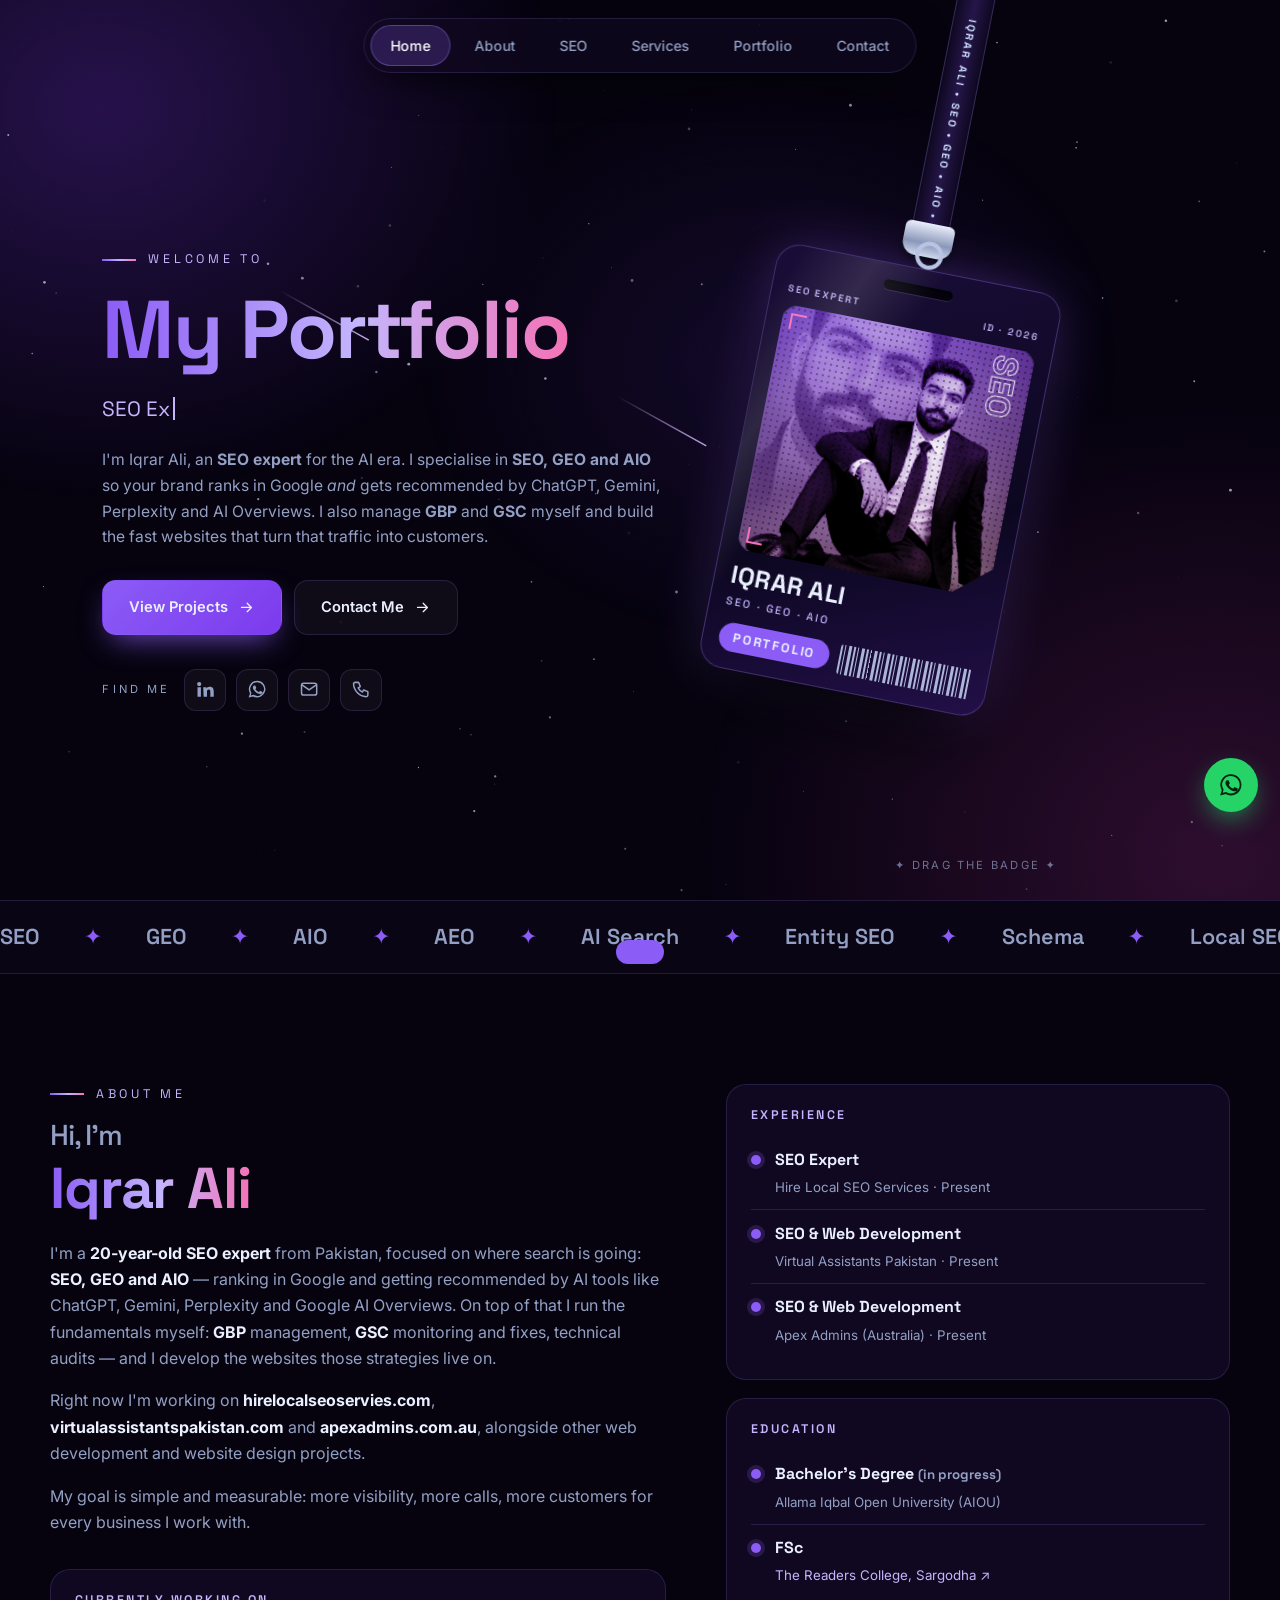
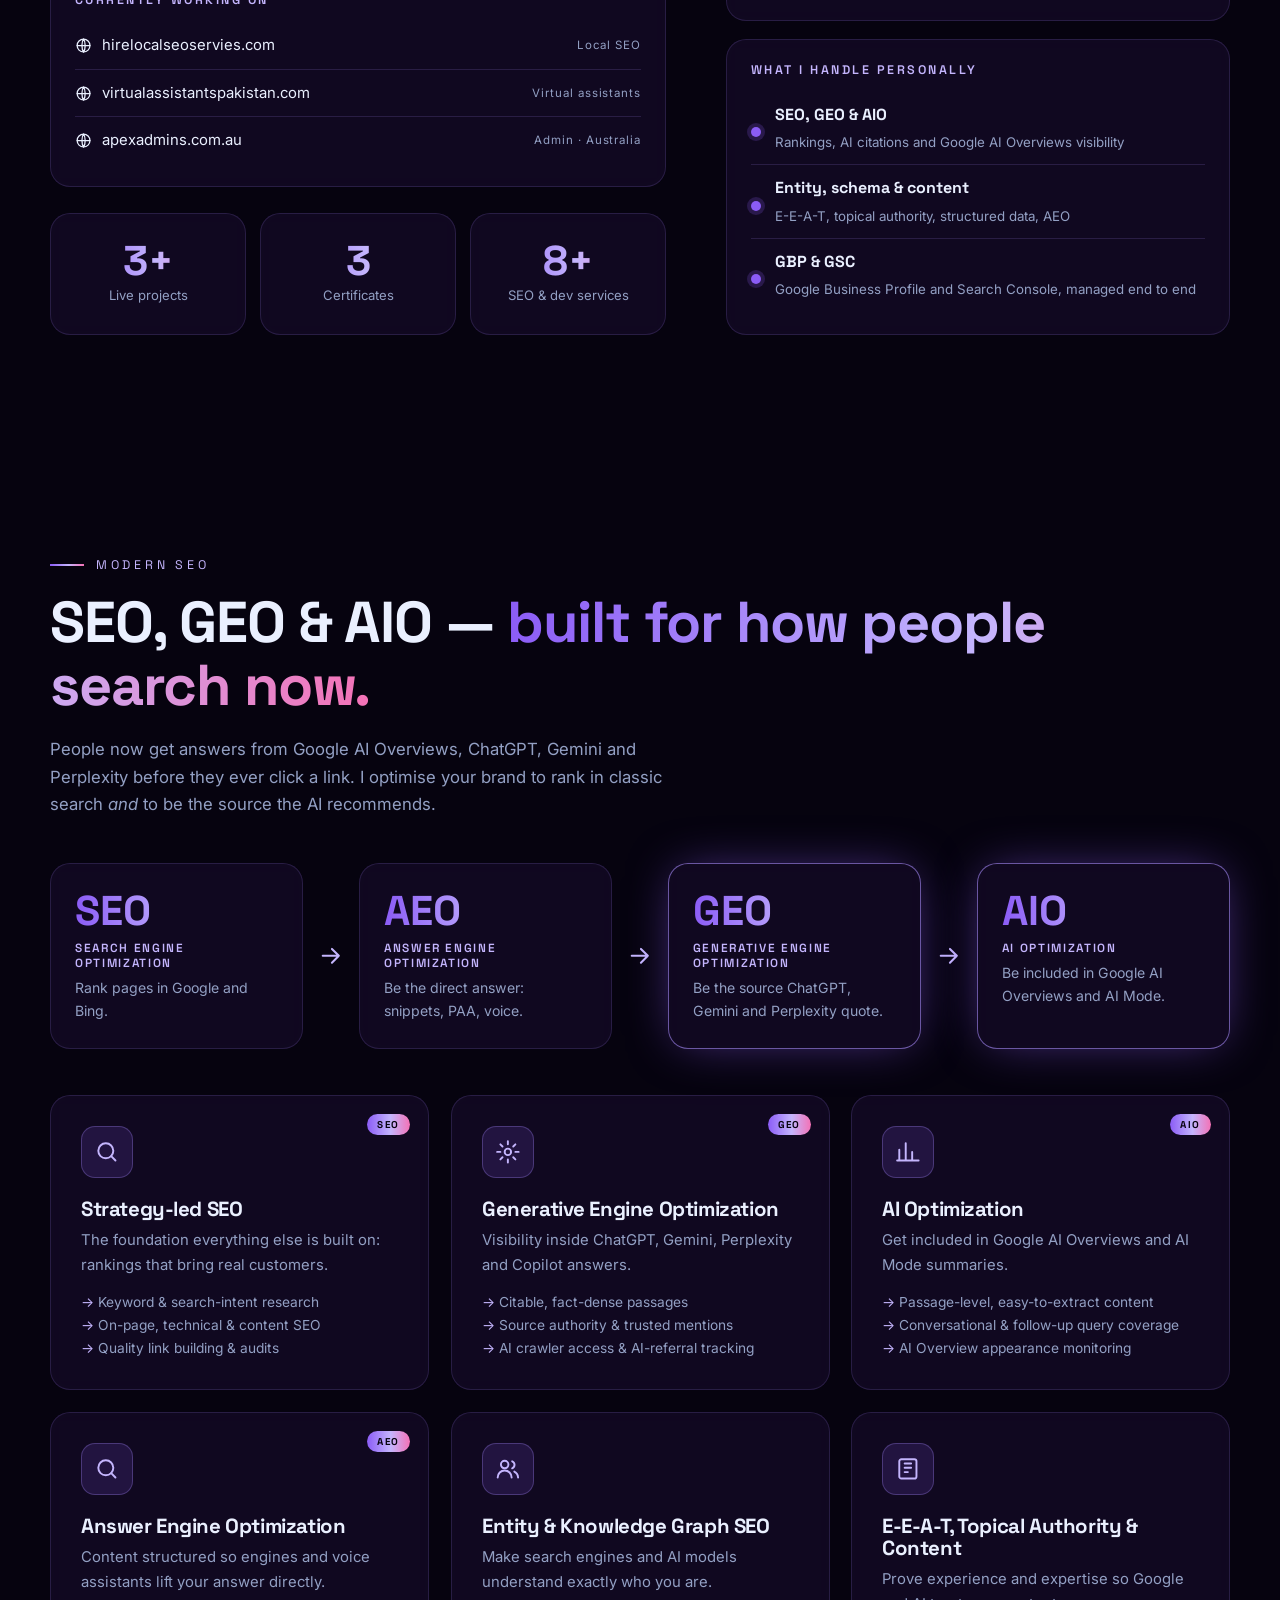
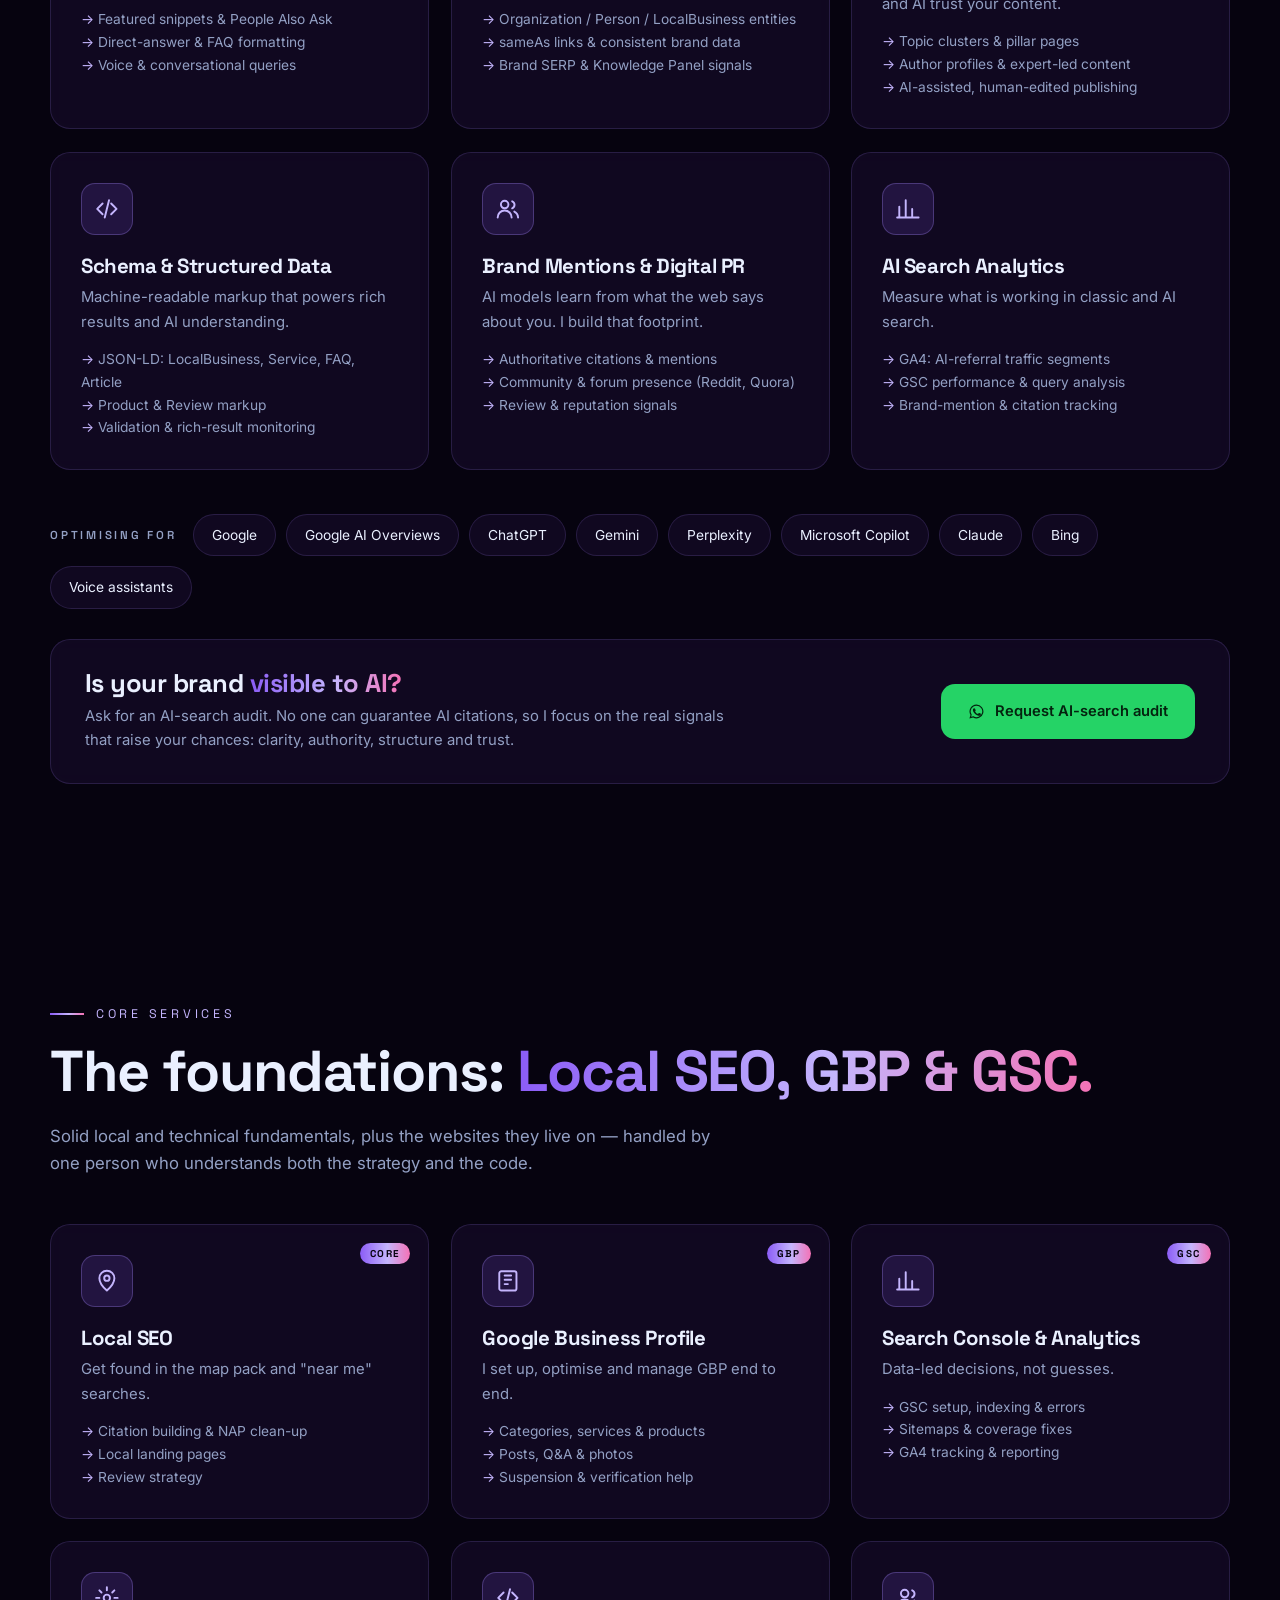
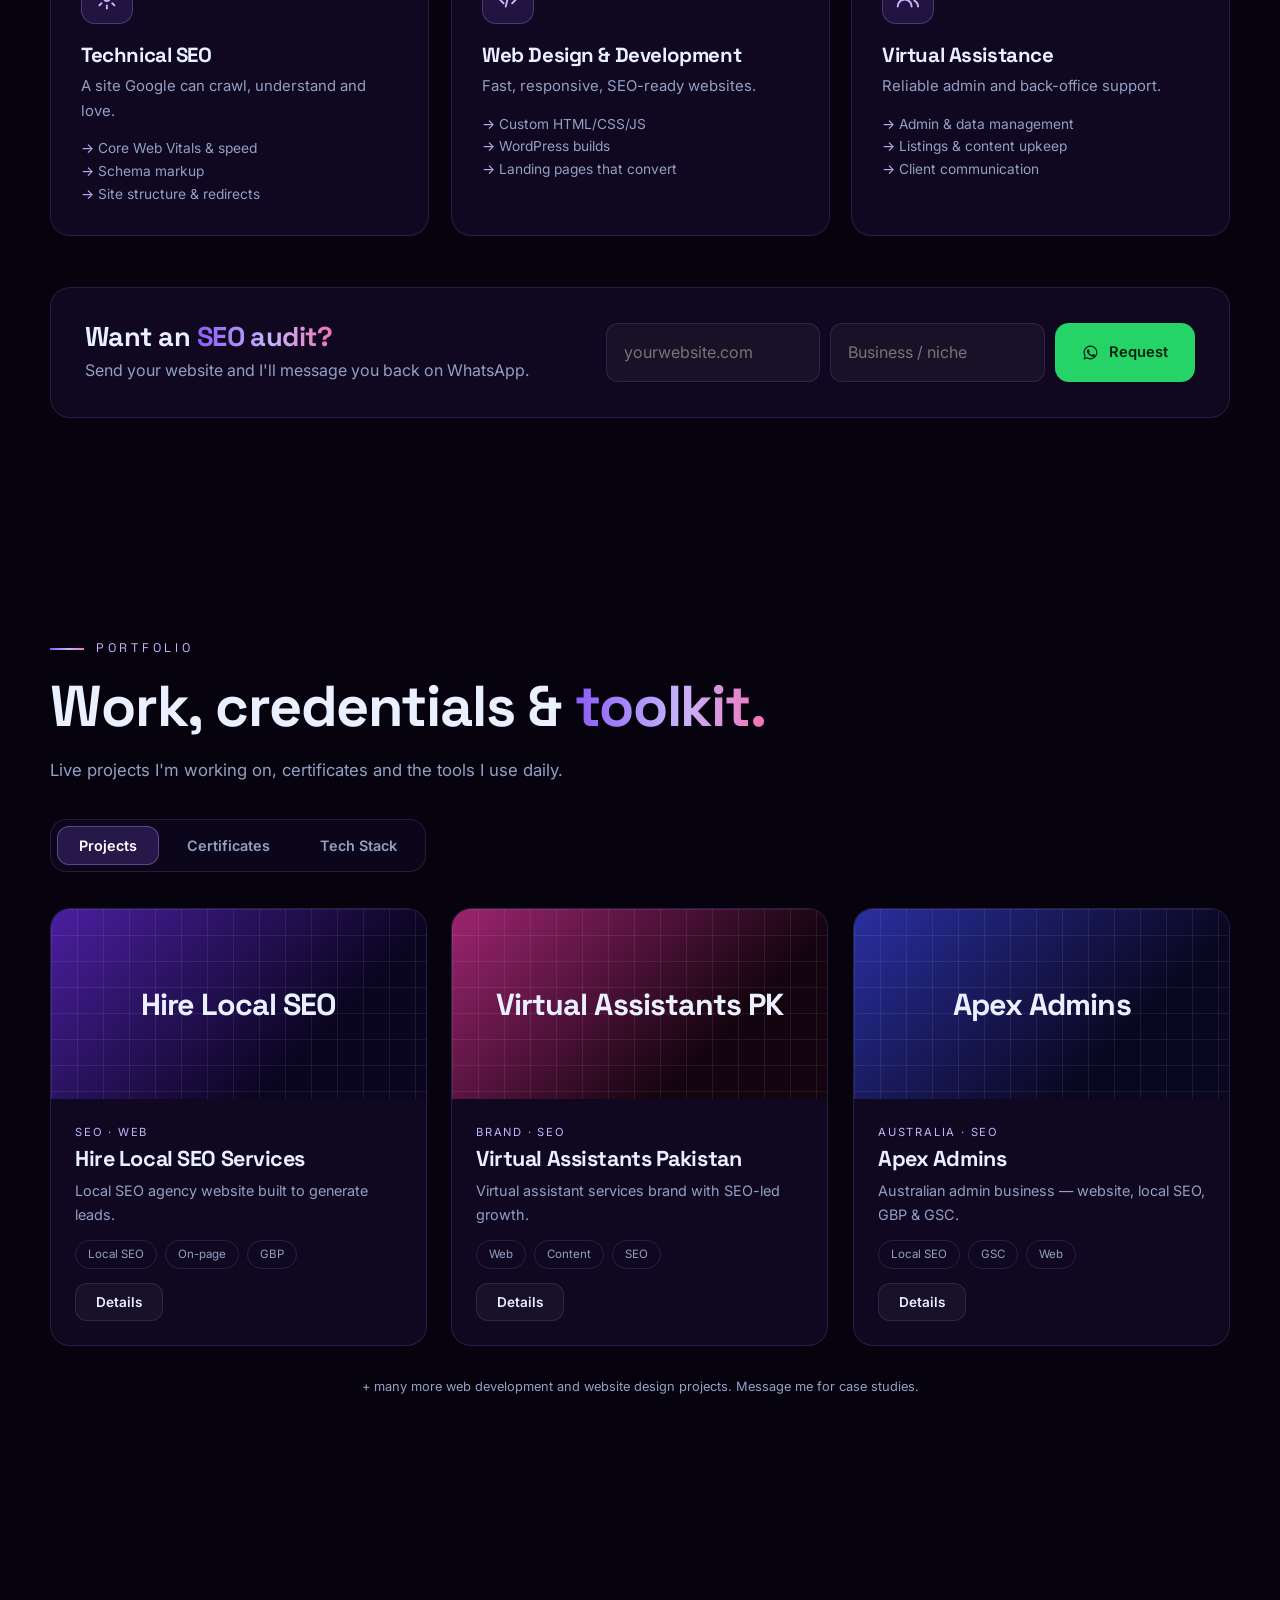
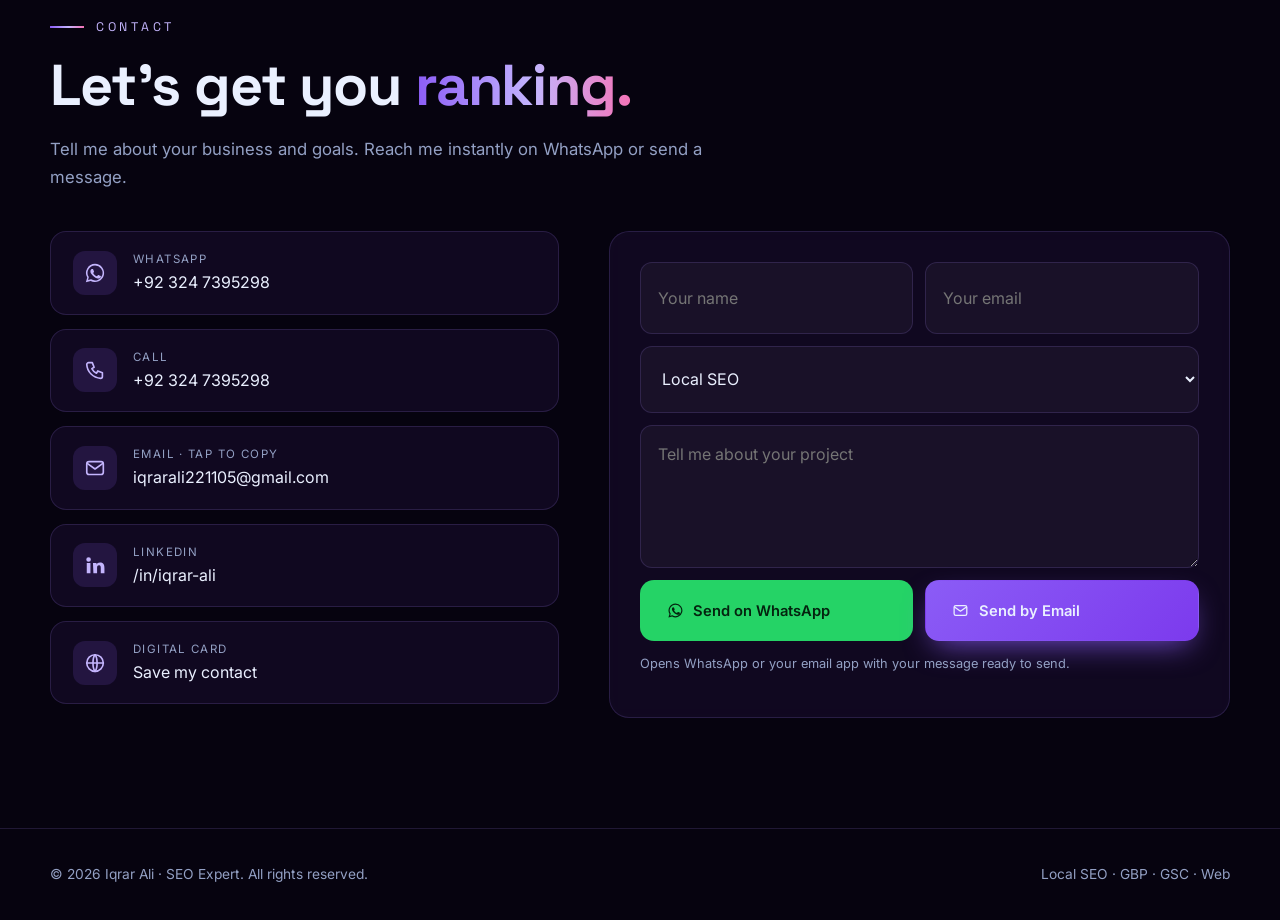
<file: index.html>
<!DOCTYPE html>
<html lang="en">
<head>
<meta charset="utf-8">
<meta name="viewport" content="width=device-width,initial-scale=1">
<!-- ============================================================
  EDIT GUIDE: search this file for "EDIT:" to find things you will change.
  Full instructions are in ../CLAUDE.md and README.md
============================================================ -->
<title>Iqrar Ali | SEO, GEO &amp; AIO Expert — AI Search, Local SEO, GBP &amp; GSC</title>
<meta name="description" content="Iqrar Ali is an SEO expert specialising in SEO, GEO and AIO (AI search optimisation), AEO, Local SEO, Google Business Profile (GBP), Google Search Console (GSC), schema, technical SEO and web development. Get found on Google and in AI answers.">
<meta name="author" content="Iqrar Ali">
<meta name="theme-color" content="#06030f">
<!-- EDIT: replace YOURDOMAIN.com with your real domain (head: canonical, og:url, og:image, schema) -->
<link rel="canonical" href="https://YOURDOMAIN.com/">
<meta property="og:type" content="website">
<meta property="og:title" content="Iqrar Ali | SEO Expert">
<meta property="og:description" content="Local SEO, GBP, GSC, technical SEO and web development.">
<meta property="og:url" content="https://YOURDOMAIN.com/">
<meta property="og:image" content="https://YOURDOMAIN.com/assets/img/iqrar-ali.webp">
<meta name="twitter:card" content="summary_large_image">
<link rel="icon" href="data:image/svg+xml,%3Csvg xmlns='http://www.w3.org/2000/svg' viewBox='0 0 100 100'%3E%3Crect width='100' height='100' rx='22' fill='%2306030f'/%3E%3Ctext x='50' y='68' font-size='56' font-family='Arial' font-weight='700' text-anchor='middle' fill='%23c4b5fd'%3EIA%3C/text%3E%3C/svg%3E">
<link rel="preconnect" href="https://fonts.googleapis.com">
<link rel="preconnect" href="https://fonts.gstatic.com" crossorigin>
<link href="https://fonts.googleapis.com/css2?family=Inter:wght@400;500;600&family=Space+Grotesk:wght@500;600;700&display=swap" rel="stylesheet">
<link rel="stylesheet" href="assets/css/style.css?v=5">
<script type="application/ld+json">
{
 "@context":"https://schema.org",
 "@type":"Person",
 "name":"Iqrar Ali",
 "jobTitle":"SEO Expert",
 "url":"https://YOURDOMAIN.com/",
 "image":"https://YOURDOMAIN.com/assets/img/iqrar-ali.webp",
 "email":"mailto:iqrarali221105@gmail.com",
 "telephone":"+923247395298",
 "sameAs":["https://www.linkedin.com/in/iqrar-ali-6814a3371/"],
 "knowsAbout":["SEO","GEO (Generative Engine Optimization)","AIO (AI Optimization)","AEO (Answer Engine Optimization)","GEO (Generative Engine Optimization)","Entity SEO","Schema Markup","Local SEO","Google Business Profile","Google Search Console","Technical SEO","Web Development"]
}
</script>
</head>
<body>

<!-- Icon sprite -->
<svg width="0" height="0" style="position:absolute" aria-hidden="true">
  <symbol id="i-in" viewBox="0 0 24 24"><path d="M4.98 3.5a2.5 2.5 0 11-.01 5 2.5 2.5 0 01.01-5zM3 9.75h4V21H3zM9.75 9.75h3.83v1.54h.05c.53-1 1.84-2.06 3.79-2.06 4.05 0 4.8 2.67 4.8 6.13V21h-4v-5.6c0-1.34-.02-3.05-1.86-3.05-1.86 0-2.14 1.45-2.14 2.95V21h-4z"/></symbol>
  <symbol id="i-wa" viewBox="0 0 24 24"><path d="M12.04 2a9.9 9.9 0 00-8.5 14.9L2 22l5.25-1.38A9.9 9.9 0 1012.04 2zm0 1.8a8.1 8.1 0 11-4.2 15l-.3-.18-3.1.82.83-3.02-.2-.31A8.1 8.1 0 0112.04 3.8zM8.7 7.6c-.2 0-.5.07-.75.35s-.98.95-.98 2.3 1 2.67 1.13 2.85c.14.18 1.95 3.1 4.8 4.2 2.37.93 2.85.75 3.36.7.52-.04 1.66-.68 1.9-1.33.23-.66.23-1.22.16-1.34-.07-.12-.25-.18-.52-.32s-1.66-.82-1.9-.91c-.26-.1-.44-.14-.62.13s-.72.9-.88 1.1c-.16.18-.32.2-.6.07-.27-.14-1.15-.42-2.2-1.35-.8-.72-1.35-1.6-1.5-1.87-.16-.27-.02-.42.12-.55.12-.12.27-.32.4-.48.14-.16.18-.27.27-.45.1-.19.05-.35-.02-.48-.07-.14-.62-1.5-.85-2.05-.22-.54-.45-.46-.62-.47z"/></symbol>
  <symbol id="i-mail" viewBox="0 0 24 24"><rect x="3" y="5" width="18" height="14" rx="2.5"/><path d="M3.5 7l8.5 6 8.5-6"/></symbol>
  <symbol id="i-phone" viewBox="0 0 24 24"><path d="M5 4h4l2 5-2.5 1.5a11 11 0 005 5L15 13l5 2v4a2 2 0 01-2 2A16 16 0 013 6a2 2 0 012-2z"/></symbol>
  <symbol id="i-globe" viewBox="0 0 24 24"><circle cx="12" cy="12" r="9"/><path d="M3 12h18M12 3c3 3.5 3 14.500 0 18M12 3c-3 3.500-3 14.500 0 18"/></symbol>
  <symbol id="i-arrow" viewBox="0 0 24 24"><path d="M5 12h14M13 6l6 6-6 6"/></symbol>
  <symbol id="i-up" viewBox="0 0 24 24"><path d="M12 19V5M6 11l6-6 6 6"/></symbol>
  <symbol id="i-copy" viewBox="0 0 24 24"><rect x="9" y="9" width="11" height="11" rx="2"/><path d="M5 15V6a2 2 0 012-2h9"/></symbol>
  <symbol id="i-pin" viewBox="0 0 24 24"><path d="M12 21s7-6.2 7-11.5A7 7 0 005 9.500C5 14.800 12 21 12 21z"/><circle cx="12" cy="9.500" r="2.500"/></symbol>
  <symbol id="i-chart" viewBox="0 0 24 24"><path d="M4 20V10M10 20V4M16 20v-8M22 20H2"/></symbol>
  <symbol id="i-build" viewBox="0 0 24 24"><rect x="4" y="3" width="16" height="18" rx="2"/><path d="M9 7h6M9 11h6M9 15h3"/></symbol>
  <symbol id="i-gear" viewBox="0 0 24 24"><circle cx="12" cy="12" r="3"/><path d="M12 2v3M12 19v3M2 12h3M19 12h3M5 5l2 2M17 17l2 2M19 5l-2 2M7 17l-2 2"/></symbol>
  <symbol id="i-code" viewBox="0 0 24 24"><path d="M8 7l-5 5 5 5M16 7l5 5-5 5M14 4l-4 16"/></symbol>
  <symbol id="i-team" viewBox="0 0 24 24"><circle cx="9" cy="8" r="3.500"/><path d="M2.500 20a6.500 6.500 0 0113 0M16 5a3.500 3.500 0 010 6.500M18 14.500a6.500 6.500 0 013.500 5.500"/></symbol>
  <symbol id="i-search" viewBox="0 0 24 24"><circle cx="11" cy="11" r="7"/><path d="M20 20l-4-4"/></symbol>
</svg>

<div id="loader"><div>
  <div class="ld-num"><span id="ldn">0</span><span>%</span></div>
  <div class="ld-bar"><i id="ldb"></i></div>
  <div class="ld-txt">Loading assets…</div>
</div></div>
<div id="progress"></div>
<canvas id="stars"></canvas>

<nav class="pill" id="menu">
  <a href="#home" class="active">Home</a>
  <a href="#about">About</a>
  <a href="#modern">SEO</a>
  <a href="#services">Services</a>
  <a href="#portfolio">Portfolio</a>
  <a href="#contact">Contact</a>
</nav>

<main>
<!-- ===== HERO ===== -->
<section class="hero" id="home" style="padding:0">
  <div class="hero-text">
    <div class="eyebrow">Welcome to</div>
    <h1><span class="gt">My Portfolio</span></h1>
    <div class="sub"><span id="typed"></span><i class="caret"></i></div>
    <!-- EDIT: hero intro -->
    <p class="lead">I'm Iqrar Ali, an <strong>SEO expert</strong> for the AI era. I specialise in <strong>SEO, GEO and AIO</strong> so your brand ranks in Google <em>and</em> gets recommended by ChatGPT, Gemini, Perplexity and AI Overviews. I also manage <strong>GBP</strong> and <strong>GSC</strong> myself and build the fast websites that turn that traffic into customers.</p>
    <div class="cta">
      <a href="#portfolio" class="btn primary">View Projects <svg class="i"><use href="#i-arrow"/></svg></a>
      <a href="#contact" class="btn ghost">Contact Me <svg class="i"><use href="#i-arrow"/></svg></a>
    </div>
    <div class="find">FIND ME
      <div class="soc">
        <a href="https://www.linkedin.com/in/iqrar-ali-6814a3371/" target="_blank" rel="noopener" aria-label="LinkedIn"><svg class="i f"><use href="#i-in"/></svg></a>
        <a href="https://wa.me/923247395298" target="_blank" rel="noopener" aria-label="WhatsApp"><svg class="i f"><use href="#i-wa"/></svg></a>
        <a href="mailto:iqrarali221105@gmail.com" aria-label="Email"><svg class="i"><use href="#i-mail"/></svg></a>
        <a href="tel:+923247395298" aria-label="Call"><svg class="i"><use href="#i-phone"/></svg></a>
      </div>
    </div>
  </div>

  <!-- Draggable lanyard ID badge (physics in assets/js/lanyard.js) -->
  <div class="hero-art">
    <div class="pivot" id="pivot">
      <div class="lanyard" id="lanyard">
        <div class="strap"></div>
        <div class="clip"></div>
        <div class="bcard" id="bcard">
          <div class="slot"></div>
          <div class="bhead"><span>SEO EXPERT</span><span>ID · 2026</span></div>
          <div class="bphoto">
            <img src="assets/img/iqrar-ali.webp" alt="Iqrar Ali — SEO expert" draggable="false">
            <div class="vtxt">SEO</div>
            <i class="corner a"></i><i class="corner b"></i>
          </div>
          <div class="bname">IQRAR ALI</div>
          <div class="brole">SEO · GEO · AIO</div>
          <div class="bfoot"><b>PORTFOLIO</b><div class="barcode"></div></div>
        </div>
      </div>
    </div>
    <div class="hint">✦ Drag the badge ✦</div>
  </div>
</section>

<div class="marquee" aria-hidden="true"><div>
  <span>SEO</span><span>GEO</span><span>AIO</span><span>AEO</span><span>AI Search</span><span>Entity SEO</span><span>Schema</span><span>Local SEO</span><span>Google Business Profile</span><span>Search Console</span><span>Technical SEO</span><span>Web Design</span><span>Link Building</span><span>Virtual Assistance</span>
  <span>SEO</span><span>GEO</span><span>AIO</span><span>AEO</span><span>AI Search</span><span>Entity SEO</span><span>Schema</span><span>Local SEO</span><span>Google Business Profile</span><span>Search Console</span><span>Technical SEO</span><span>Web Design</span><span>Link Building</span><span>Virtual Assistance</span>
</div></div>

<!-- ===== ABOUT ===== -->
<section id="about"><div class="wrap about-grid">
  <div class="rv">
    <div class="eyebrow">About me</div>
    <h2><small>Hi, I'm</small><span class="gt">Iqrar Ali</span></h2>
    <!-- EDIT: rewrite with your own story / LinkedIn About text -->
    <p>I'm a <strong>20-year-old SEO expert</strong> from Pakistan, focused on where search is going: <strong>SEO, GEO and AIO</strong> — ranking in Google and getting recommended by AI tools like ChatGPT, Gemini, Perplexity and Google AI Overviews. On top of that I run the fundamentals myself: <strong>GBP</strong> management, <strong>GSC</strong> monitoring and fixes, technical audits — and I develop the websites those strategies live on.</p>
    <p>Right now I'm working on <strong>hirelocalseoservies.com</strong>, <strong>virtualassistantspakistan.com</strong> and <strong>apexadmins.com.au</strong>, alongside other web development and website design projects.</p>
    <p>My goal is simple and measurable: more visibility, more calls, more customers for every business I work with.</p>
    <div class="glass mini cur">
      <h4>Currently working on</h4>
      <a href="https://hirelocalseoservies.com" target="_blank" rel="noopener"><svg class="i"><use href="#i-globe"/></svg> hirelocalseoservies.com <em>Local SEO</em></a>
      <a href="https://virtualassistantspakistan.com/" target="_blank" rel="noopener"><svg class="i"><use href="#i-globe"/></svg> virtualassistantspakistan.com <em>Virtual assistants</em></a>
      <a href="https://apexadmins.com.au/" target="_blank" rel="noopener"><svg class="i"><use href="#i-globe"/></svg> apexadmins.com.au <em>Admin · Australia</em></a>
    </div>
    <div class="stats" style="margin-top:auto">
      <div class="stat glass"><b data-count="3" data-suffix="+">0</b><span>Live projects</span></div>
      <div class="stat glass" id="certStat"><b data-count="0" id="certCount">0</b><span>Certificates</span></div>
      <div class="stat glass"><b data-count="8" data-suffix="+">0</b><span>SEO &amp; dev services</span></div>
    </div>
  </div>
  <div class="about-r rv">
    <div class="glass mini fl">
      <h4>Experience</h4>
      <!-- EDIT: add real roles & dates from LinkedIn -->
      <div class="row"><i class="dot"></i><div><b>SEO Expert</b><small>Hire Local SEO Services · Present</small></div></div>
      <div class="row"><i class="dot"></i><div><b>SEO &amp; Web Development</b><small>Virtual Assistants Pakistan · Present</small></div></div>
      <div class="row"><i class="dot"></i><div><b>SEO &amp; Web Development</b><small>Apex Admins (Australia) · Present</small></div></div>
    </div>
    <!-- EDIT: education (add years / bachelor's subject when known) -->
    <div class="glass mini fl" style="--d:-1.5s">
      <h4>Education</h4>
      <div class="row"><i class="dot"></i><div><b>Bachelor's Degree <small>(in progress)</small></b><small>Allama Iqbal Open University (AIOU)</small></div></div>
      <div class="row"><i class="dot"></i><div><b>FSc</b><small><a href="https://reader.edu.pk/" target="_blank" rel="noopener" style="color:var(--accent2)">The Readers College, Sargodha ↗</a></small></div></div>
    </div>
    <div class="glass mini fl" style="--d:-3s">
      <h4>What I handle personally</h4>
      <div class="row"><i class="dot"></i><div><b>SEO, GEO &amp; AIO</b><small>Rankings, AI citations and Google AI Overviews visibility</small></div></div>
      <div class="row"><i class="dot"></i><div><b>Entity, schema &amp; content</b><small>E-E-A-T, topical authority, structured data, AEO</small></div></div>
      <div class="row"><i class="dot"></i><div><b>GBP &amp; GSC</b><small>Google Business Profile and Search Console, managed end to end</small></div></div>
    </div>
  </div>
</div></section>

<!-- ===== MODERN SEO: SEO / GEO / AIO ===== -->
<section id="modern"><div class="wrap">
  <div class="rv"><div class="eyebrow">Modern SEO</div>
  <h2>SEO, GEO &amp; AIO — <span class="gt">built for how people search now.</span></h2>
  <p class="lead">People now get answers from Google AI Overviews, ChatGPT, Gemini and Perplexity before they ever click a link. I optimise your brand to rank in classic search <em>and</em> to be the source the AI recommends.</p></div>

  <!-- Evolution strip -->
  <div class="evo rv">
    <div class="glass step"><b>SEO</b><span>Search Engine Optimization</span><p>Rank pages in Google and Bing.</p></div>
    <i class="arr"><svg class="i"><use href="#i-arrow"/></svg></i>
    <div class="glass step"><b>AEO</b><span>Answer Engine Optimization</span><p>Be the direct answer: snippets, PAA, voice.</p></div>
    <i class="arr"><svg class="i"><use href="#i-arrow"/></svg></i>
    <div class="glass step hl"><b>GEO</b><span>Generative Engine Optimization</span><p>Be the source ChatGPT, Gemini and Perplexity quote.</p></div>
    <i class="arr"><svg class="i"><use href="#i-arrow"/></svg></i>
    <div class="glass step hl"><b>AIO</b><span>AI Optimization</span><p>Be included in Google AI Overviews and AI Mode.</p></div>
  </div>

  <div class="grid3">
    <div class="fl rv" style="--d:0s"><div class="card glass tilt"><span class="hot">SEO</span><div class="ico"><svg class="i"><use href="#i-search"/></svg></div><h3>Strategy-led SEO</h3><p>The foundation everything else is built on: rankings that bring real customers.</p><ul><li>Keyword &amp; search-intent research</li><li>On-page, technical &amp; content SEO</li><li>Quality link building &amp; audits</li></ul></div></div>
    <div class="fl rv" style="--d:-1s"><div class="card glass tilt"><span class="hot">GEO</span><div class="ico"><svg class="i"><use href="#i-gear"/></svg></div><h3>Generative Engine Optimization</h3><p>Visibility inside ChatGPT, Gemini, Perplexity and Copilot answers.</p><ul><li>Citable, fact-dense passages</li><li>Source authority &amp; trusted mentions</li><li>AI crawler access &amp; AI-referral tracking</li></ul></div></div>
    <div class="fl rv" style="--d:-2s"><div class="card glass tilt"><span class="hot">AIO</span><div class="ico"><svg class="i"><use href="#i-chart"/></svg></div><h3>AI Optimization</h3><p>Get included in Google AI Overviews and AI Mode summaries.</p><ul><li>Passage-level, easy-to-extract content</li><li>Conversational &amp; follow-up query coverage</li><li>AI Overview appearance monitoring</li></ul></div></div>
    <div class="fl rv" style="--d:-3s"><div class="card glass tilt"><span class="hot">AEO</span><div class="ico"><svg class="i"><use href="#i-search"/></svg></div><h3>Answer Engine Optimization</h3><p>Content structured so engines and voice assistants lift your answer directly.</p><ul><li>Featured snippets &amp; People Also Ask</li><li>Direct-answer &amp; FAQ formatting</li><li>Voice &amp; conversational queries</li></ul></div></div>
    <div class="fl rv" style="--d:-4s"><div class="card glass tilt"><div class="ico"><svg class="i"><use href="#i-team"/></svg></div><h3>Entity &amp; Knowledge Graph SEO</h3><p>Make search engines and AI models understand exactly who you are.</p><ul><li>Organization / Person / LocalBusiness entities</li><li>sameAs links &amp; consistent brand data</li><li>Brand SERP &amp; Knowledge Panel signals</li></ul></div></div>
    <div class="fl rv" style="--d:-5s"><div class="card glass tilt"><div class="ico"><svg class="i"><use href="#i-build"/></svg></div><h3>E-E-A-T, Topical Authority &amp; Content</h3><p>Prove experience and expertise so Google and AI trust your content.</p><ul><li>Topic clusters &amp; pillar pages</li><li>Author profiles &amp; expert-led content</li><li>AI-assisted, human-edited publishing</li></ul></div></div>
    <div class="fl rv" style="--d:-1.5s"><div class="card glass tilt"><div class="ico"><svg class="i"><use href="#i-code"/></svg></div><h3>Schema &amp; Structured Data</h3><p>Machine-readable markup that powers rich results and AI understanding.</p><ul><li>JSON-LD: LocalBusiness, Service, FAQ, Article</li><li>Product &amp; Review markup</li><li>Validation &amp; rich-result monitoring</li></ul></div></div>
    <div class="fl rv" style="--d:-2.5s"><div class="card glass tilt"><div class="ico"><svg class="i"><use href="#i-team"/></svg></div><h3>Brand Mentions &amp; Digital PR</h3><p>AI models learn from what the web says about you. I build that footprint.</p><ul><li>Authoritative citations &amp; mentions</li><li>Community &amp; forum presence (Reddit, Quora)</li><li>Review &amp; reputation signals</li></ul></div></div>
    <div class="fl rv" style="--d:-3.5s"><div class="card glass tilt"><div class="ico"><svg class="i"><use href="#i-chart"/></svg></div><h3>AI Search Analytics</h3><p>Measure what is working in classic and AI search.</p><ul><li>GA4: AI-referral traffic segments</li><li>GSC performance &amp; query analysis</li><li>Brand-mention &amp; citation tracking</li></ul></div></div>
  </div>

  <div class="ai-row rv">
    <span class="lbl">Optimising for</span>
    <span>Google</span><span>Google AI Overviews</span><span>ChatGPT</span><span>Gemini</span><span>Perplexity</span><span>Microsoft Copilot</span><span>Claude</span><span>Bing</span><span>Voice assistants</span>
  </div>
  <div class="cta-band glass rv">
    <div><h3>Is your brand <span class="gt">visible to AI?</span></h3><p>Ask for an AI-search audit. No one can guarantee AI citations, so I focus on the real signals that raise your chances: clarity, authority, structure and trust.</p></div>
    <a class="btn wa" id="aeoWa" href="https://wa.me/923247395298?text=Hi%20Iqrar%2C%20I%27d%20like%20a%20SEO%2FGEO%2FAIO%20(AI%20search)%20audit%20for%20my%20website." target="_blank" rel="noopener"><svg class="i f"><use href="#i-wa"/></svg> Request AI-search audit</a>
  </div>
</div></section>
<!-- ===== SERVICES ===== -->
<section id="services"><div class="wrap">
  <div class="rv"><div class="eyebrow">Core services</div>
  <h2>The foundations: <span class="gt">Local SEO, GBP &amp; GSC.</span></h2>
  <p class="lead">Solid local and technical fundamentals, plus the websites they live on — handled by one person who understands both the strategy and the code.</p></div>
  <div class="grid3">
    <div class="fl rv" style="--d:0s"><div class="card glass tilt"><span class="hot">CORE</span><div class="ico"><svg class="i"><use href="#i-pin"/></svg></div><h3>Local SEO</h3><p>Get found in the map pack and "near me" searches.</p><ul><li>Citation building &amp; NAP clean-up</li><li>Local landing pages</li><li>Review strategy</li></ul></div></div>
    <div class="fl rv" style="--d:-1s"><div class="card glass tilt"><span class="hot">GBP</span><div class="ico"><svg class="i"><use href="#i-build"/></svg></div><h3>Google Business Profile</h3><p>I set up, optimise and manage GBP end to end.</p><ul><li>Categories, services &amp; products</li><li>Posts, Q&amp;A &amp; photos</li><li>Suspension &amp; verification help</li></ul></div></div>
    <div class="fl rv" style="--d:-2s"><div class="card glass tilt"><span class="hot">GSC</span><div class="ico"><svg class="i"><use href="#i-chart"/></svg></div><h3>Search Console &amp; Analytics</h3><p>Data-led decisions, not guesses.</p><ul><li>GSC setup, indexing &amp; errors</li><li>Sitemaps &amp; coverage fixes</li><li>GA4 tracking &amp; reporting</li></ul></div></div>
    <div class="fl rv" style="--d:-3s"><div class="card glass tilt"><div class="ico"><svg class="i"><use href="#i-gear"/></svg></div><h3>Technical SEO</h3><p>A site Google can crawl, understand and love.</p><ul><li>Core Web Vitals &amp; speed</li><li>Schema markup</li><li>Site structure &amp; redirects</li></ul></div></div>
    <div class="fl rv" style="--d:-4s"><div class="card glass tilt"><div class="ico"><svg class="i"><use href="#i-code"/></svg></div><h3>Web Design &amp; Development</h3><p>Fast, responsive, SEO-ready websites.</p><ul><li>Custom HTML/CSS/JS</li><li>WordPress builds</li><li>Landing pages that convert</li></ul></div></div>
    <div class="fl rv" style="--d:-5s"><div class="card glass tilt"><div class="ico"><svg class="i"><use href="#i-team"/></svg></div><h3>Virtual Assistance</h3><p>Reliable admin and back-office support.</p><ul><li>Admin &amp; data management</li><li>Listings &amp; content upkeep</li><li>Client communication</li></ul></div></div>
  </div>

  <!-- Functional SEO audit request -> opens WhatsApp with a ready message -->
  <div class="audit glass rv">
    <div><h3>Want an <span class="gt">SEO audit?</span></h3><p>Send your website and I'll message you back on WhatsApp.</p></div>
    <form id="aform">
      <input name="site" placeholder="yourwebsite.com" required>
      <input name="biz" placeholder="Business / niche">
      <button class="btn wa" type="submit"><svg class="i f"><use href="#i-wa"/></svg> Request</button>
    </form>
  </div>
</div></section>

<!-- ===== PORTFOLIO (tabs) ===== -->
<section id="portfolio"><div class="wrap">
  <div class="rv"><div class="eyebrow">Portfolio</div>
  <h2>Work, credentials &amp; <span class="gt">toolkit.</span></h2>
  <p class="lead">Live projects I'm working on, certificates and the tools I use daily.</p></div>
  <div class="tabs rv" id="tabs">
    <button class="tab on" data-t="p1">Projects</button>
    <button class="tab" data-t="p2">Certificates</button>
    <button class="tab" data-t="p3">Tech Stack</button>
  </div>

  <div class="pane on" id="p1">
    <div class="projects">
      <!-- EDIT: confirm text. data-* attributes feed the Details popup. -->
      <div class="fl" style="--d:0s"><article class="proj glass tilt" data-title="Hire Local SEO Services" data-tag="SEO · Web" data-url="https://hirelocalseoservies.com" data-desc="Local SEO agency website built to generate leads: service pages, on-page SEO, schema markup and GBP-focused strategy. I handle the SEO work and the site.">
        <div class="thumb t1"><span>Hire Local SEO</span></div><div class="body"><div class="tag">SEO · Web</div><h3>Hire Local SEO Services</h3><p>Local SEO agency website built to generate leads.</p><div class="chips"><span>Local SEO</span><span>On-page</span><span>GBP</span></div><button class="det">Details</button></div></article></div>
      <div class="fl" style="--d:-2s"><article class="proj glass tilt" data-title="Virtual Assistants Pakistan" data-tag="Brand · SEO" data-url="https://virtualassistantspakistan.com/" data-desc="Virtual assistant services brand: website, content and search visibility to attract international clients.">
        <div class="thumb t2"><span>Virtual Assistants PK</span></div><div class="body"><div class="tag">Brand · SEO</div><h3>Virtual Assistants Pakistan</h3><p>Virtual assistant services brand with SEO-led growth.</p><div class="chips"><span>Web</span><span>Content</span><span>SEO</span></div><button class="det">Details</button></div></article></div>
      <div class="fl" style="--d:-4s"><article class="proj glass tilt" data-title="Apex Admins" data-tag="Australia · SEO" data-url="https://apexadmins.com.au/" data-desc="Australian admin and virtual support business: website, local SEO and Google presence management (GBP and GSC).">
        <div class="thumb t3"><span>Apex Admins</span></div><div class="body"><div class="tag">Australia · SEO</div><h3>Apex Admins</h3><p>Australian admin business — website, local SEO, GBP &amp; GSC.</p><div class="chips"><span>Local SEO</span><span>GSC</span><span>Web</span></div><button class="det">Details</button></div></article></div>
    </div>
    <p class="note" style="margin-top:30px;text-align:center">+ many more web development and website design projects. Message me for case studies.</p>
  </div>

  <div class="pane" id="p2">
    <p class="note" style="margin-bottom:20px">Click a certificate to enlarge. More on<a href="https://www.linkedin.com/in/iqrar-ali-6814a3371/" target="_blank" rel="noopener" style="color:var(--accent2)">LinkedIn ↗</a></p>
    <div class="certs">
      <!-- EDIT: change titles / issuers; copy a block to add more -->
      <figure class="cert glass tilt"><div class="img"><img src="assets/certs/cert1.jpg" alt="Google Ads AI-Powered Performance Ads Certification — Iqrar Ali" onerror="this.remove()"><span>Add cert1.jpg</span></div><figcaption>AI-Powered Performance Ads Certification<small>Google Ads · March 2026</small></figcaption></figure>
      <figure class="cert glass tilt"><div class="img"><img src="assets/certs/cert2.jpg" alt="British Airways Data Science Job Simulation certificate (Forage) — Iqrar Ali" onerror="this.remove()"><span>Add cert2.jpg</span></div><figcaption>Data Science Job Simulation<small>British Airways · Forage · June 2026</small></figcaption></figure>
      <figure class="cert glass tilt"><div class="img"><img src="assets/certs/cert3.jpg" alt="Semrush Academy Technical SEO and AI Search Essentials certificate — Iqrar Ali" onerror="this.remove()"><span>Add cert3.jpg</span></div><figcaption>Technical SEO &amp; AI Search Essentials<small>Semrush Academy</small></figcaption></figure>
    </div>
  </div>

  <div class="pane" id="p3">
    <!-- EDIT: set honest percentages (data-w and the % text) -->
    <div class="bars">
      <div class="bar"><div><span>SEO (Search Engine Optimization)</span><span>90%</span></div><i><b data-w="90"></b></i></div>
      <div class="bar"><div><span>GEO (Generative Engine Optimization)</span><span>88%</span></div><i><b data-w="88"></b></i></div>
      <div class="bar"><div><span>AIO &amp; AEO (AI / Answer Optimization)</span><span>88%</span></div><i><b data-w="88"></b></i></div>
      <div class="bar"><div><span>Schema &amp; Entity SEO</span><span>85%</span></div><i><b data-w="85"></b></i></div>
      <div class="bar"><div><span>Technical &amp; On-page SEO</span><span>85%</span></div><i><b data-w="85"></b></i></div>
      <div class="bar"><div><span>Google Business Profile</span><span>92%</span></div><i><b data-w="92"></b></i></div>
      <div class="bar"><div><span>Google Search Console</span><span>90%</span></div><i><b data-w="90"></b></i></div>
      <div class="bar"><div><span>Web Development &amp; WordPress</span><span>80%</span></div><i><b data-w="80"></b></i></div>
    </div>    <div class="tools">
      <span>Google Business Profile</span><span>Search Console</span><span>GA4</span><span>Tag Manager</span><span>Ahrefs</span><span>Semrush</span><span>Screaming Frog</span><span>PageSpeed Insights</span><span>WordPress</span><span>HTML · CSS · JS</span><span>Elementor</span><span>Canva</span><span>Schema Markup</span><span>Rich Results Test</span><span>Looker Studio</span><span>Google Trends</span><span>ChatGPT</span><span>Gemini</span><span>Perplexity</span><span>Cloudflare</span>
    </div>
  </div>
</div></section>

<!-- ===== CONTACT ===== -->
<section id="contact"><div class="wrap">
  <div class="rv"><div class="eyebrow">Contact</div>
  <h2>Let's get you <span class="gt">ranking.</span></h2>
  <p class="lead">Tell me about your business and goals. Reach me instantly on WhatsApp or send a message.</p></div>
  <div class="contact-grid">
    <div class="cinfo rv">
      <a href="https://wa.me/923247395298" target="_blank" rel="noopener"><span class="ci"><svg class="i f"><use href="#i-wa"/></svg></span><div><small>WhatsApp</small>+92 324 7395298</div></a>
      <a href="tel:+923247395298"><span class="ci"><svg class="i"><use href="#i-phone"/></svg></span><div><small>Call</small>+92 324 7395298</div></a>
      <button type="button" id="copyMail" data-mail="iqrarali221105@gmail.com"><span class="ci"><svg class="i"><use href="#i-mail"/></svg></span><div><small>Email · tap to copy</small>iqrarali221105@gmail.com</div></button>
      <a href="https://www.linkedin.com/in/iqrar-ali-6814a3371/" target="_blank" rel="noopener"><span class="ci"><svg class="i f"><use href="#i-in"/></svg></span><div><small>LinkedIn</small>/in/iqrar-ali</div></a>
      <a href="card-iqrar-ali.html"><span class="ci"><svg class="i"><use href="#i-globe"/></svg></span><div><small>Digital card</small>Save my contact</div></a>
    </div>
    <form class="cf glass rv" id="cform">
      <div class="two"><input name="name" placeholder="Your name" required><input name="email" type="email" placeholder="Your email" required></div>
      <select name="service"><option>Local SEO</option><option>Google Business Profile</option><option>Search Console / Technical SEO</option><option>Website Design / Development</option><option>Virtual Assistance</option><option>Other</option></select>
      <textarea name="msg" placeholder="Tell me about your project" required></textarea>
      <div class="two">
        <button class="btn wa" type="button" data-send="wa"><svg class="i f"><use href="#i-wa"/></svg> Send on WhatsApp</button>
        <button class="btn primary" type="button" data-send="mail"><svg class="i"><use href="#i-mail"/></svg> Send by Email</button>
      </div>
      <p class="note">Opens WhatsApp or your email app with your message ready to send.</p>
    </form>
  </div>
</div></section>
</main>

<footer><div class="wrap"><span>© <span id="yr"></span> Iqrar Ali · SEO Expert. All rights reserved.</span><span>Local SEO · GBP · GSC · Web</span></div></footer>

<div class="fab">
  <a class="w" href="https://wa.me/923247395298" target="_blank" rel="noopener" aria-label="WhatsApp"><svg class="i f"><use href="#i-wa"/></svg></a>
  <button class="t" id="totop" aria-label="Back to top"><svg class="i"><use href="#i-up"/></svg></button>
</div>

<div class="ov" id="modalov"><div class="modal">
  <button class="x" id="mx" aria-label="Close">×</button>
  <div class="tag" id="mtag"></div><h3 id="mtitle"></h3><p id="mdesc"></p>
  <a class="btn primary" id="mlink" target="_blank" rel="noopener">Visit live site <svg class="i"><use href="#i-arrow"/></svg></a>
</div></div>
<div class="ov" id="lightbox"><img alt=""></div>
<div class="toast" id="toast"></div>

<script src="assets/js/main.js?v=5"></script>
<script src="assets/js/lanyard.js?v=5"></script>
</body>
</html>
</file>
<file: assets/css/style.css>
/* ===== Iqrar Ali Portfolio — space theme (modelled on the reference site) =====
   Change colors here in :root. */
:root{
  --bg:#06030f; --panel:rgba(26,14,48,.55); --line:rgba(170,140,255,.16);
  --text:#eaf0ff; --muted:#93a0c4;
  --accent:#8b5cf6; --accent2:#c4b5fd; --accent3:#f472b6;
  --grad:linear-gradient(90deg,#8b5cf6,#c4b5fd 55%,#f472b6);
  --radius:20px;
  --display:'Space Grotesk',system-ui,sans-serif;
  --body:'Inter',system-ui,sans-serif;
}
*{box-sizing:border-box;margin:0;padding:0}
html{scroll-behavior:smooth}
body{background:var(--bg);color:var(--text);font-family:var(--body);line-height:1.65;overflow-x:hidden;-webkit-font-smoothing:antialiased}
body::before{content:"";position:fixed;inset:0;z-index:-2;background:
  radial-gradient(700px 600px at 8% 12%,rgba(100,45,190,.35),transparent 65%),
  radial-gradient(800px 700px at 95% 95%,rgba(150,40,130,.28),transparent 65%),
  radial-gradient(500px 400px at 60% 40%,rgba(60,30,120,.25),transparent 70%)}
#stars{position:fixed;inset:0;z-index:-1;pointer-events:none}
img{max-width:100%;display:block}
a{color:inherit;text-decoration:none}
svg.i{width:1.15em;height:1.15em;fill:none;stroke:currentColor;stroke-width:1.8;stroke-linecap:round;stroke-linejoin:round;flex:none}
svg.f{fill:currentColor;stroke:none}
.wrap{width:min(1180px,100% - 40px);margin-inline:auto}
section{padding:110px 0;position:relative}
.eyebrow{font-family:var(--display);font-size:.78rem;letter-spacing:.3em;text-transform:uppercase;color:var(--accent2);display:flex;align-items:center;gap:12px;margin-bottom:16px}
.eyebrow::before{content:"";width:34px;height:2px;background:var(--grad)}
h1,h2,h3{font-family:var(--display);line-height:1.08;letter-spacing:-.02em}
h2{font-size:clamp(2.1rem,5vw,3.6rem);margin-bottom:20px}
.gt{background:var(--grad);-webkit-background-clip:text;background-clip:text;color:transparent}
.lead{color:var(--muted);max-width:660px;font-size:1.05rem}
::selection{background:var(--accent);color:#fff}

/* Loader */
#loader{position:fixed;inset:0;background:var(--bg);z-index:999;display:grid;place-items:center;transition:opacity .7s,visibility .7s}
#loader.done{opacity:0;visibility:hidden}
.ld-num{font-family:var(--display);font-size:clamp(4.5rem,15vw,9.5rem);font-weight:700;line-height:1}
.ld-num span:last-child{color:var(--accent);font-size:.38em;margin-left:4px}
.ld-bar{height:2px;background:var(--line);margin-top:12px;overflow:hidden}
.ld-bar i{display:block;height:100%;width:0;background:var(--accent)}
.ld-txt{margin-top:12px;font-size:.7rem;letter-spacing:.25em;text-transform:uppercase;color:var(--muted);text-align:center}
#progress{position:fixed;top:0;left:0;height:3px;width:0;background:var(--grad);z-index:300}

/* Floating pill nav */
.pill{position:fixed;top:18px;left:50%;transform:translateX(-50%);z-index:200;display:flex;gap:4px;padding:6px;border-radius:999px;background:rgba(16,9,32,.7);backdrop-filter:blur(16px);border:1px solid var(--line);box-shadow:0 10px 40px -10px #000}
.pill a{padding:9px 20px;border-radius:999px;font-size:.88rem;font-weight:500;color:var(--muted);transition:.25s;white-space:nowrap}
.pill a:hover{color:var(--text)}
.pill a.active{background:rgba(139,92,246,.22);color:#fff;box-shadow:inset 0 0 0 1px rgba(167,139,250,.35)}

/* Buttons */
.btn{display:inline-flex;align-items:center;gap:10px;padding:14px 26px;border-radius:14px;font-weight:600;font-size:.92rem;border:1px solid var(--line);cursor:pointer;transition:.25s;font-family:var(--body);background:rgba(255,255,255,.04);color:var(--text)}
.btn.primary{background:linear-gradient(135deg,#8b5cf6,#7c3aed);border-color:transparent;box-shadow:0 12px 30px -10px rgba(139,92,246,.8)}
.btn.primary:hover{transform:translateY(-3px);box-shadow:0 18px 36px -10px rgba(139,92,246,1)}
.btn.ghost:hover{border-color:var(--accent2);transform:translateY(-3px);background:rgba(139,92,246,.1)}
.btn.wa{background:#25d366;color:#04230f;border-color:transparent}
.btn.wa:hover{transform:translateY(-3px);box-shadow:0 14px 30px -10px rgba(37,211,102,.7)}

/* Hero */
.hero{min-height:100vh;display:grid;grid-template-columns:1.05fr .95fr;align-items:center;padding:0;overflow:hidden}
.hero-text{padding:130px 0 70px 8vw;position:relative;z-index:3;max-width:760px}
.hero h1{font-size:clamp(2.8rem,6.4vw,5.2rem);font-weight:700}
.hero .sub{font-family:var(--display);font-size:clamp(1rem,2vw,1.3rem);margin:18px 0 20px;color:var(--accent2);min-height:2rem}
.caret{display:inline-block;width:2px;height:1.1em;background:var(--accent2);vertical-align:-.15em;margin-left:3px;animation:blink 1s steps(1) infinite}
@keyframes blink{50%{opacity:0}}
.hero p.lead{margin-bottom:30px;font-size:.98rem}
.cta{display:flex;gap:12px;flex-wrap:wrap;margin-bottom:34px}
.find{display:flex;align-items:center;gap:14px;font-size:.7rem;letter-spacing:.28em;color:var(--muted);flex-wrap:wrap}
.soc{display:flex;gap:10px}
.soc a{width:42px;height:42px;display:grid;place-items:center;border-radius:12px;border:1px solid var(--line);background:rgba(255,255,255,.04);transition:.25s;font-size:1.1rem}
.soc a:hover{color:var(--accent2);border-color:var(--accent2);transform:translateY(-4px) rotate(-4deg);background:rgba(139,92,246,.12)}

/* ---- Lanyard badge ---- */
.hero-art{position:relative;height:100%;min-height:100vh}
.pivot{position:absolute;left:50%;top:0;width:0;height:0}
.lanyard{position:absolute;left:-150px;top:0;width:300px;transform-origin:150px 0;will-change:transform;user-select:none}
.strap{height:290px;width:38px;margin:-60px auto 0;padding-top:60px;background:linear-gradient(90deg,#0f0820,#25164a 50%,#0f0820);border-inline:1px solid rgba(167,139,250,.25);overflow:hidden;display:flex;align-items:center;justify-content:center;position:relative}
.strap::before{content:"IQRAR ALI • SEO • GEO • AIO • IQRAR ALI • SEO • GEO • AIO • IQRAR ALI • SEO • GEO • AIO • IQRAR ALI • SEO • GEO • AIO";writing-mode:vertical-rl;font:700 .66rem var(--display);letter-spacing:.2em;color:#cfe0ff;white-space:nowrap;position:absolute;top:80px;line-height:38px}
.clip{width:50px;height:34px;margin:-2px auto 0;border-radius:6px 6px 14px 14px;background:linear-gradient(180deg,#e9eefc,#8a97b8 60%,#cfd8f0);box-shadow:0 6px 14px -4px #000;position:relative;z-index:2}
.clip::after{content:"";position:absolute;left:50%;bottom:-12px;width:20px;height:20px;margin-left:-10px;border:4px solid #b9c4e4;border-radius:50%;background:transparent}
.bcard{width:290px;margin:12px auto 0;border-radius:24px;padding:16px;background:linear-gradient(160deg,#1a0d38,#0c0720 60%,#220f48);border:1px solid rgba(170,140,255,.28);box-shadow:0 40px 70px -20px #000,0 0 60px -10px rgba(139,92,246,.45);cursor:grab;position:relative;overflow:hidden;transform-style:preserve-3d;touch-action:none}
.bcard:active{cursor:grabbing}
.bcard::after{content:"";position:absolute;inset:0;background:linear-gradient(115deg,transparent 30%,rgba(255,255,255,.12) 45%,transparent 60%);transform:translateX(var(--sheen,-60%));pointer-events:none}
.slot{width:70px;height:10px;border-radius:99px;background:#06030f;margin:0 auto 12px;box-shadow:inset 0 2px 4px #000,0 1px 0 rgba(255,255,255,.1)}
.bhead{display:flex;justify-content:space-between;font:600 .6rem var(--display);letter-spacing:.22em;color:var(--accent2);margin-bottom:10px}
.bphoto{height:250px;border-radius:16px;position:relative;overflow:hidden;background:#180c34;clip-path:polygon(0 0,100% 0,100% 88%,86% 100%,0 100%);outline:1px solid rgba(167,139,250,.3)}
.bphoto img{width:100%;height:100%;object-fit:cover;object-position:65% 62%;filter:grayscale(1) contrast(1.15) brightness(.95);}
.bphoto::before{content:"";position:absolute;inset:0;z-index:2;background:linear-gradient(160deg,rgba(124,58,237,.75),rgba(244,114,182,.25));mix-blend-mode:color}
.bphoto::after{content:"";position:absolute;inset:0;z-index:3;background:radial-gradient(rgba(6,3,15,.55) 1px,transparent 1.4px) 0 0/6px 6px;mix-blend-mode:multiply;opacity:.7}
.vtxt{position:absolute;right:6px;top:8px;z-index:4;writing-mode:vertical-rl;font:700 2.1rem var(--display);letter-spacing:.02em;color:transparent;-webkit-text-stroke:1.2px rgba(255,255,255,.75)}
.corner{position:absolute;z-index:4;width:16px;height:16px;border:2px solid var(--accent3)}
.corner.a{left:8px;top:8px;border-right:0;border-bottom:0}.corner.b{left:8px;bottom:8px;border-right:0;border-top:0}
.bname{margin-top:14px;font:700 1.55rem var(--display);letter-spacing:.01em;line-height:1}
.brole{font:500 .68rem var(--display);letter-spacing:.2em;color:var(--accent2);margin-top:6px}
.bfoot{display:flex;justify-content:space-between;align-items:center;margin-top:14px;gap:10px}
.bfoot b{background:var(--accent);padding:6px 14px;border-radius:99px;font:700 .8rem var(--display);letter-spacing:.14em}
.barcode{flex:1;height:30px;background:repeating-linear-gradient(90deg,#cfe0ff 0 2px,transparent 2px 4px,#cfe0ff 4px 5px,transparent 5px 8px,#cfe0ff 8px 11px,transparent 11px 13px);opacity:.8;border-radius:3px}
.hint{position:absolute;left:50%;bottom:26px;transform:translateX(-50%);font-size:.7rem;letter-spacing:.2em;text-transform:uppercase;color:var(--muted);opacity:.7;display:flex;gap:8px;align-items:center;z-index:5;white-space:nowrap}

/* Marquee */
.marquee{border-block:1px solid var(--line);background:rgba(14,8,26,.6);overflow:hidden;padding:18px 0;white-space:nowrap}
.marquee div{display:inline-flex;gap:44px;animation:scroll 34s linear infinite;font-family:var(--display);font-size:1.35rem;font-weight:600;color:var(--muted)}
.marquee span::after{content:"✦";color:var(--accent);margin-left:44px}
@keyframes scroll{to{transform:translateX(-50%)}}

/* About */
.about-grid{display:grid;grid-template-columns:1.1fr .9fr;gap:60px;align-items:start}
.about-grid h2 small{display:block;font-size:.5em;color:var(--muted);font-weight:500;margin-bottom:6px}
.about-grid p{color:var(--muted);margin-bottom:16px}
.about-grid p strong{color:var(--text)}
.glass{background:var(--panel);border:1px solid var(--line);border-radius:var(--radius);backdrop-filter:blur(10px)}
.mini{padding:22px 24px;margin-top:18px}
.mini h4{font:600 .78rem var(--display);letter-spacing:.2em;text-transform:uppercase;color:var(--accent2);margin-bottom:14px}
.row{display:flex;gap:14px;align-items:flex-start;padding:10px 0;border-top:1px solid var(--line)}
.row:first-of-type{border-top:0}
.row .dot{width:10px;height:10px;border-radius:50%;background:var(--accent);margin-top:8px;box-shadow:0 0 0 4px rgba(139,92,246,.2);flex:none}
.row b{display:block;font-family:var(--display)}
.row small{color:var(--muted)}
.stats{display:grid;grid-template-columns:repeat(3,1fr);gap:14px}
.stat{padding:26px 14px;text-align:center;transition:.3s}
.stat:hover{border-color:var(--accent2);transform:translateY(-6px)}
.stat b{font:700 2.6rem var(--display);display:block;line-height:1;background:var(--grad);-webkit-background-clip:text;background-clip:text;color:transparent}
.stat span{color:var(--muted);font-size:.82rem}
.about-r{display:flex;flex-direction:column;gap:18px}
.about-r .mini{margin-top:0}
.cur a{display:flex;align-items:center;gap:10px;padding:11px 0;border-top:1px solid var(--line);font-size:.93rem;transition:.25s}
.cur h4+a{border-top:0}
.cur a:hover{color:var(--accent2);padding-left:8px}
.cur a em{margin-left:auto;font-style:normal;font-size:.72rem;color:var(--muted);letter-spacing:.08em}
.about-grid>.rv:first-child{display:flex;flex-direction:column}
@media(min-width:981px){
  .about-grid{align-items:stretch}
  /* last card grows to fill the column so both sides end at the same line */
  .about-r .mini:last-child{flex:1;display:flex;flex-direction:column;justify-content:space-between}
  .about-r .mini:last-child .row{flex:1;align-items:center}
}

/* Floating cards */
.fl{animation:fl 6s ease-in-out infinite;animation-delay:var(--d,0s)}
@keyframes fl{50%{transform:translateY(-14px)}}
.tilt{transform-style:preserve-3d;transition:transform .2s ease-out,border-color .3s,box-shadow .3s;will-change:transform}
.tilt:hover{border-color:rgba(167,139,250,.6);box-shadow:0 30px 60px -20px rgba(139,92,246,.45)}
.tilt::before{content:"";position:absolute;inset:0;border-radius:inherit;background:radial-gradient(380px circle at var(--mx,50%) var(--my,0%),rgba(167,139,250,.16),transparent 55%);opacity:0;transition:.3s;pointer-events:none}
.tilt:hover::before{opacity:1}

/* Services */
.grid3{display:grid;grid-template-columns:repeat(3,1fr);gap:22px;margin-top:46px}
.card{padding:30px;position:relative;overflow:hidden;height:100%}
.ico{width:52px;height:52px;border-radius:14px;background:rgba(139,92,246,.15);border:1px solid rgba(167,139,250,.3);display:grid;place-items:center;font-size:1.4rem;margin-bottom:20px;color:var(--accent2)}
.card h3{font-size:1.28rem;margin-bottom:8px}
.card p{color:var(--muted);font-size:.93rem}
.card ul{list-style:none;margin-top:14px;font-size:.86rem;color:var(--muted)}
.card li::before{content:"→ ";color:var(--accent2)}
.hot{position:absolute;top:18px;right:18px;font:700 .62rem var(--display);letter-spacing:.14em;padding:4px 10px;border-radius:99px;background:var(--grad);color:#06030f}
.audit{margin-top:50px;padding:34px;display:grid;grid-template-columns:1fr 1.2fr;gap:30px;align-items:center}
.audit h3{font-size:1.7rem;margin-bottom:6px}
.audit p{color:var(--muted)}
.audit form{display:grid;grid-template-columns:1fr 1fr auto;gap:10px}

/* Modern SEO (AEO / GEO) */
.evo{display:grid;grid-template-columns:1fr auto 1fr auto 1fr auto 1fr;gap:14px;align-items:stretch;margin:44px 0 10px}
.evo .step{padding:26px 24px;text-align:left;transition:.3s}
.evo .step:hover{transform:translateY(-6px);border-color:var(--accent2)}
.evo .step b{font:700 2.6rem var(--display);line-height:1;display:block;background:var(--grad);-webkit-background-clip:text;background-clip:text;color:transparent}
.evo .step span{display:block;font:600 .74rem var(--display);letter-spacing:.14em;text-transform:uppercase;color:var(--accent2);margin:8px 0 6px}
.evo .step p{color:var(--muted);font-size:.88rem;margin:0}
.evo .step.hl{border-color:rgba(167,139,250,.6);box-shadow:0 0 50px -12px rgba(139,92,246,.6)}
.evo .arr{display:grid;place-items:center;color:var(--accent2);font-size:1.5rem}
.ai-row{display:flex;flex-wrap:wrap;gap:10px;align-items:center;margin-top:44px}
.ai-row .lbl{font:600 .72rem var(--display);letter-spacing:.24em;text-transform:uppercase;color:var(--muted);margin-right:6px}
.ai-row span:not(.lbl){padding:9px 18px;border-radius:99px;border:1px solid var(--line);background:var(--panel);font-size:.86rem;transition:.25s}
.ai-row span:not(.lbl):hover{border-color:var(--accent2);color:#fff;transform:translateY(-3px)}
.cta-band{margin-top:30px;padding:30px 34px;display:flex;gap:26px;align-items:center;justify-content:space-between;flex-wrap:wrap}
.cta-band h3{font-size:1.6rem;margin-bottom:6px}
.cta-band p{color:var(--muted);max-width:640px;font-size:.93rem}
@media(max-width:980px){.evo{grid-template-columns:1fr 1fr}.evo .arr{display:none}.evo .step b{font-size:2.1rem}}

/* Portfolio tabs */
.tabs{display:flex;gap:6px;padding:6px;border-radius:16px;background:rgba(16,9,32,.6);border:1px solid var(--line);width:fit-content;max-width:100%;overflow-x:auto;margin:34px 0 36px}
.tab{padding:11px 22px;border-radius:12px;border:0;background:none;color:var(--muted);font:600 .9rem var(--body);cursor:pointer;transition:.25s;white-space:nowrap}
.tab:hover{color:var(--text)}
.tab.on{background:rgba(139,92,246,.22);color:#fff;box-shadow:inset 0 0 0 1px rgba(167,139,250,.4)}
.pane{display:none}.pane.on{display:block;animation:in .6s}
@keyframes in{from{opacity:0;transform:translateY(20px)}}
.projects{display:grid;grid-template-columns:repeat(3,1fr);gap:24px}
.proj{overflow:hidden;position:relative;display:flex;flex-direction:column;height:100%}
.thumb{height:190px;position:relative;overflow:hidden;display:grid;place-items:center;font:700 1.9rem var(--display);text-align:center;padding:0 20px;letter-spacing:-.03em}
.thumb::before{content:"";position:absolute;inset:0;background-image:linear-gradient(rgba(255,255,255,.07) 1px,transparent 1px),linear-gradient(90deg,rgba(255,255,255,.07) 1px,transparent 1px);background-size:26px 26px}
.thumb span{position:relative}
.t1{background:linear-gradient(135deg,#4a1fa0,#0a0520 70%)}
.t2{background:linear-gradient(135deg,#9d2470,#14040f 70%)}
.t3{background:linear-gradient(135deg,#2a2fa0,#0a0720 70%)}
.t4{background:linear-gradient(135deg,#2b1a5e,#0a0520 70%);color:var(--accent2)}
.proj .body{padding:24px;display:flex;flex-direction:column;flex:1}
.tag{font-size:.7rem;letter-spacing:.16em;text-transform:uppercase;color:var(--accent2);margin-bottom:6px}
.proj h3{font-size:1.35rem;margin-bottom:8px}
.proj p{color:var(--muted);font-size:.9rem;flex:1}
.chips{display:flex;flex-wrap:wrap;gap:8px;margin:14px 0}
.chips span{font-size:.72rem;border:1px solid var(--line);border-radius:99px;padding:4px 12px;color:var(--muted)}
.det{align-self:flex-start;padding:10px 20px;border-radius:12px;border:1px solid var(--line);background:rgba(255,255,255,.04);color:var(--text);font:600 .85rem var(--body);cursor:pointer;transition:.25s}
.det:hover{background:var(--accent);border-color:var(--accent)}
.certs{display:grid;grid-template-columns:repeat(3,1fr);gap:22px}
.cert{overflow:hidden;cursor:zoom-in;height:100%}
.cert .img{aspect-ratio:4/3;background:repeating-linear-gradient(45deg,rgba(40,22,80,.5),rgba(40,22,80,.5) 12px,rgba(22,12,46,.6) 12px,rgba(22,12,46,.6) 24px);display:grid;place-items:center;color:var(--muted);font-size:.82rem;text-align:center;padding:16px}
.cert .img img{width:100%;height:100%;object-fit:cover}
.cert figcaption{padding:16px 20px;font-weight:600;font-size:.93rem}
.cert figcaption small{display:block;color:var(--muted);font-weight:400}
.tools{display:flex;flex-wrap:wrap;gap:12px}
.tools span{padding:13px 22px;border-radius:14px;font-size:.92rem;background:var(--panel);border:1px solid var(--line);transition:.25s;display:inline-flex;gap:10px;align-items:center}
.tools span::before{content:"";width:8px;height:8px;border-radius:50%;background:var(--accent3)}
.tools span:hover{border-color:var(--accent2);transform:translateY(-5px);color:#fff}
.bars{display:grid;grid-template-columns:1fr 1fr;gap:10px 50px;margin-bottom:34px}
.bar div{display:flex;justify-content:space-between;font-weight:500;margin-bottom:8px;font-size:.92rem}
.bar i{display:block;height:7px;border-radius:99px;background:rgba(255,255,255,.08);overflow:hidden;margin-bottom:18px}
.bar i b{display:block;height:100%;width:0;border-radius:99px;background:var(--grad);transition:width 1.4s cubic-bezier(.2,.8,.2,1)}

/* Modal + lightbox */
.ov{position:fixed;inset:0;background:rgba(6,3,15,.88);backdrop-filter:blur(6px);z-index:500;display:none;place-items:center;padding:24px}
.ov.open{display:grid;animation:in .3s}
.modal{width:min(560px,100%);padding:34px;position:relative;background:#140a2a;border:1px solid var(--line);border-radius:24px}
.modal h3{font-size:1.8rem;margin:4px 0 12px}
.modal p{color:var(--muted);margin-bottom:14px}
.modal .x{position:absolute;right:16px;top:14px;background:none;border:0;color:var(--muted);font-size:1.6rem;cursor:pointer}
#lightbox{cursor:zoom-out}#lightbox img{max-height:90vh;border-radius:12px}

/* Contact */
.contact-grid{display:grid;grid-template-columns:.9fr 1.1fr;gap:50px;margin-top:40px}
.cinfo a,.cinfo button{display:flex;align-items:center;gap:16px;padding:18px 22px;border:1px solid var(--line);border-radius:16px;margin-bottom:14px;background:var(--panel);transition:.25s;width:100%;text-align:left;color:var(--text);font:inherit;cursor:pointer}
.cinfo a:hover,.cinfo button:hover{border-color:var(--accent2);transform:translateX(8px)}
.cinfo .ci{width:44px;height:44px;border-radius:12px;display:grid;place-items:center;background:rgba(139,92,246,.15);color:var(--accent2);font-size:1.2rem;flex:none}
.cinfo small{display:block;color:var(--muted);font-size:.72rem;letter-spacing:.12em;text-transform:uppercase}
form.cf{display:grid;gap:12px;padding:30px}
input,textarea,select{width:100%;padding:15px 17px;background:rgba(255,255,255,.04);border:1px solid var(--line);border-radius:12px;color:var(--text);font:inherit;outline:none;transition:.2s}
select option{background:#140a2a}
input:focus,textarea:focus,select:focus{border-color:var(--accent2);box-shadow:0 0 0 3px rgba(139,92,246,.15)}
textarea{min-height:130px;resize:vertical}
.two{display:grid;grid-template-columns:1fr 1fr;gap:12px}
.note{font-size:.8rem;color:var(--muted)}
footer{padding:34px 0;border-top:1px solid var(--line);color:var(--muted);font-size:.86rem}
footer .wrap{display:flex;justify-content:space-between;flex-wrap:wrap;gap:12px}
.fab{position:fixed;right:22px;bottom:22px;z-index:150;display:grid;gap:12px}
.fab a,.fab button{width:54px;height:54px;border-radius:50%;display:grid;place-items:center;border:0;cursor:pointer;font-size:1.4rem;transition:.3s}
.fab .w{background:#25d366;color:#04230f;box-shadow:0 10px 28px -6px rgba(37,211,102,.7);animation:ring 2.4s infinite}
@keyframes ring{70%{box-shadow:0 0 0 16px rgba(37,211,102,0)}0%{box-shadow:0 0 0 0 rgba(37,211,102,.6)}}
.fab .t{background:var(--accent);color:#fff;opacity:0;visibility:hidden}
.fab .t.show{opacity:1;visibility:visible}
.toast{position:fixed;bottom:26px;left:50%;transform:translateX(-50%) translateY(90px);background:var(--accent);color:#fff;padding:12px 24px;border-radius:99px;font-weight:600;transition:.4s;z-index:600}
.toast.show{transform:translateX(-50%)}

.rv{opacity:0;transform:translateY(40px);transition:opacity .9s,transform .9s cubic-bezier(.2,.8,.2,1)}
.rv.in{opacity:1;transform:none}

@media(max-width:980px){
  .hero{grid-template-columns:1fr}
  .hero-art{order:-1;min-height:610px;height:610px}
  .hero-text{padding:20px 22px 70px;max-width:none}
  .about-grid,.contact-grid,.audit{grid-template-columns:1fr}
  .grid3,.projects,.certs{grid-template-columns:1fr 1fr}
  .bars{grid-template-columns:1fr}
  section{padding:80px 0}
}
@media(max-width:620px){
  .pill{max-width:calc(100vw - 16px)}.pill a{padding:8px 9px;font-size:.72rem}
  .grid3,.projects,.certs,.two{grid-template-columns:1fr}
  .audit form{grid-template-columns:1fr}
  .stats{grid-template-columns:1fr 1fr 1fr}
  .stat b{font-size:2rem}
  .cta .btn{flex:1;justify-content:center}
}
@media(prefers-reduced-motion:reduce){*{animation:none!important;transition:none!important}.rv{opacity:1;transform:none}}
.cert .img img+span{display:none}
</file>
